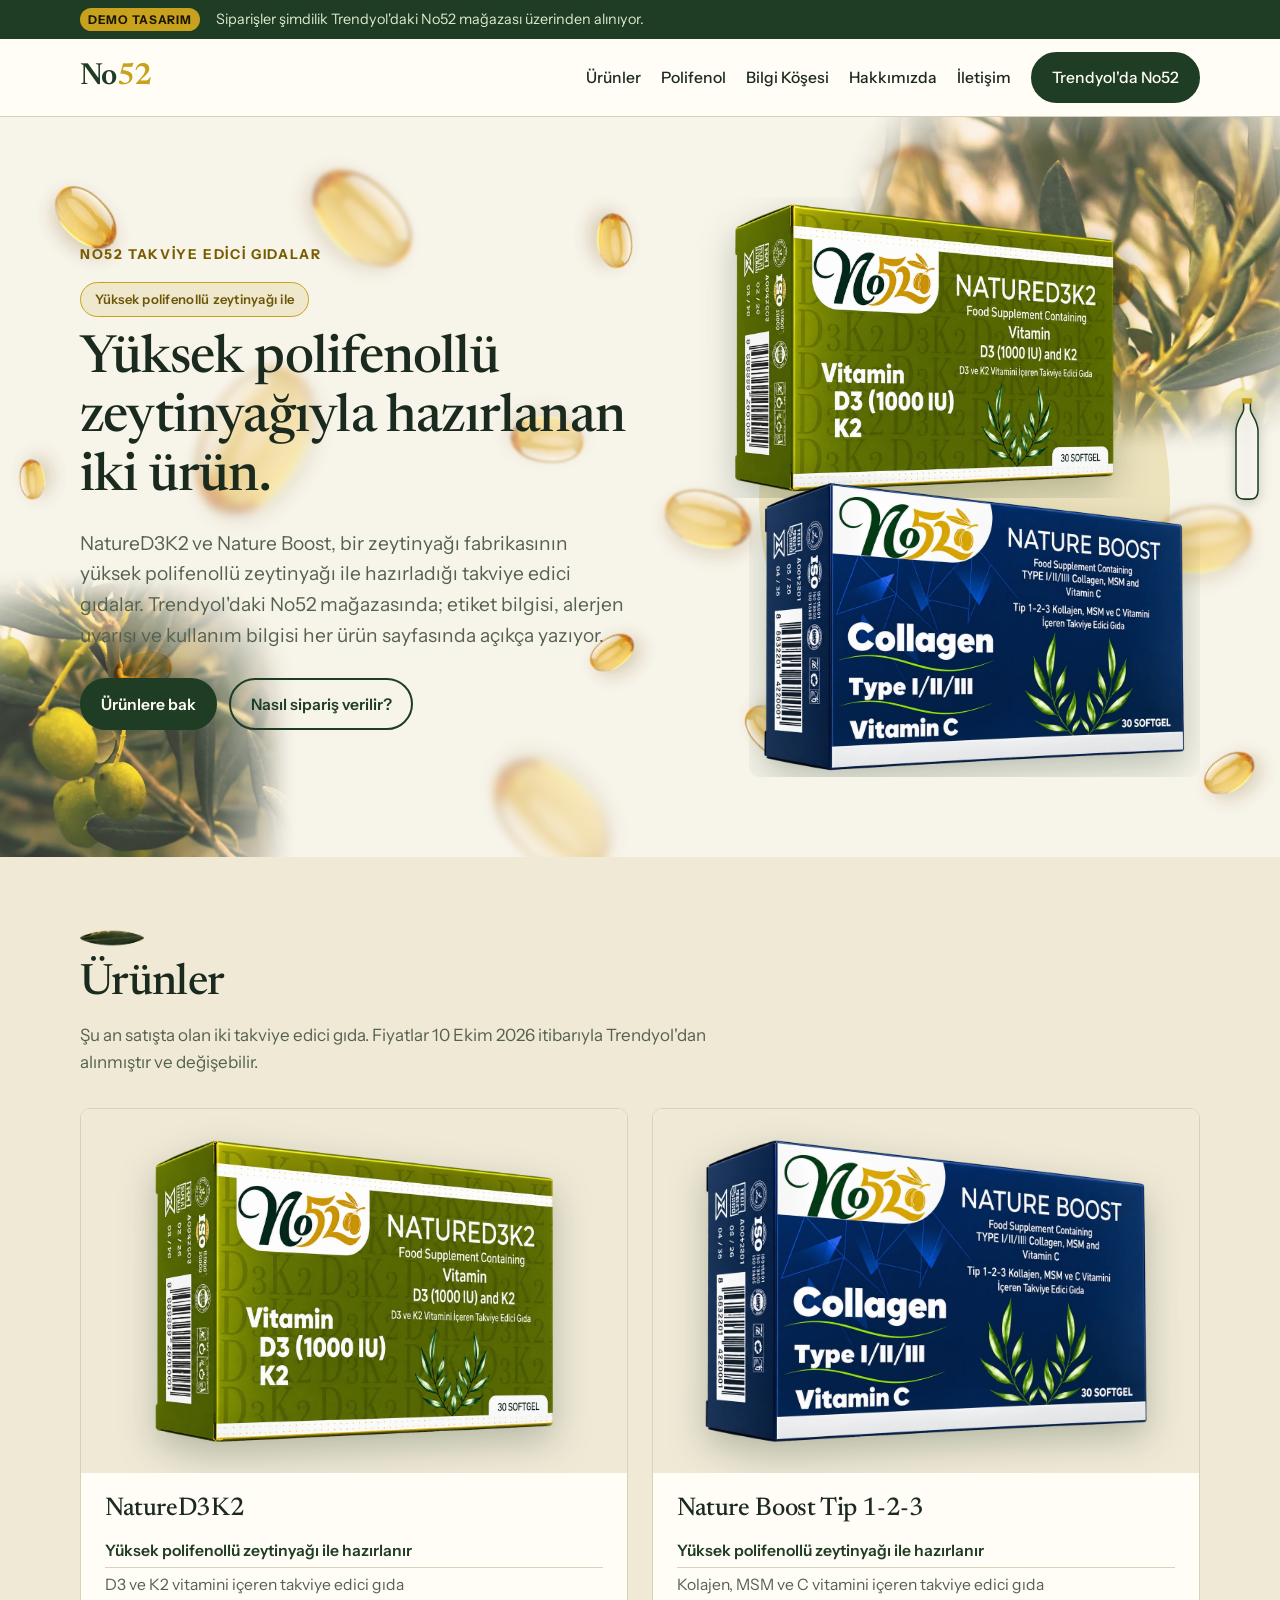
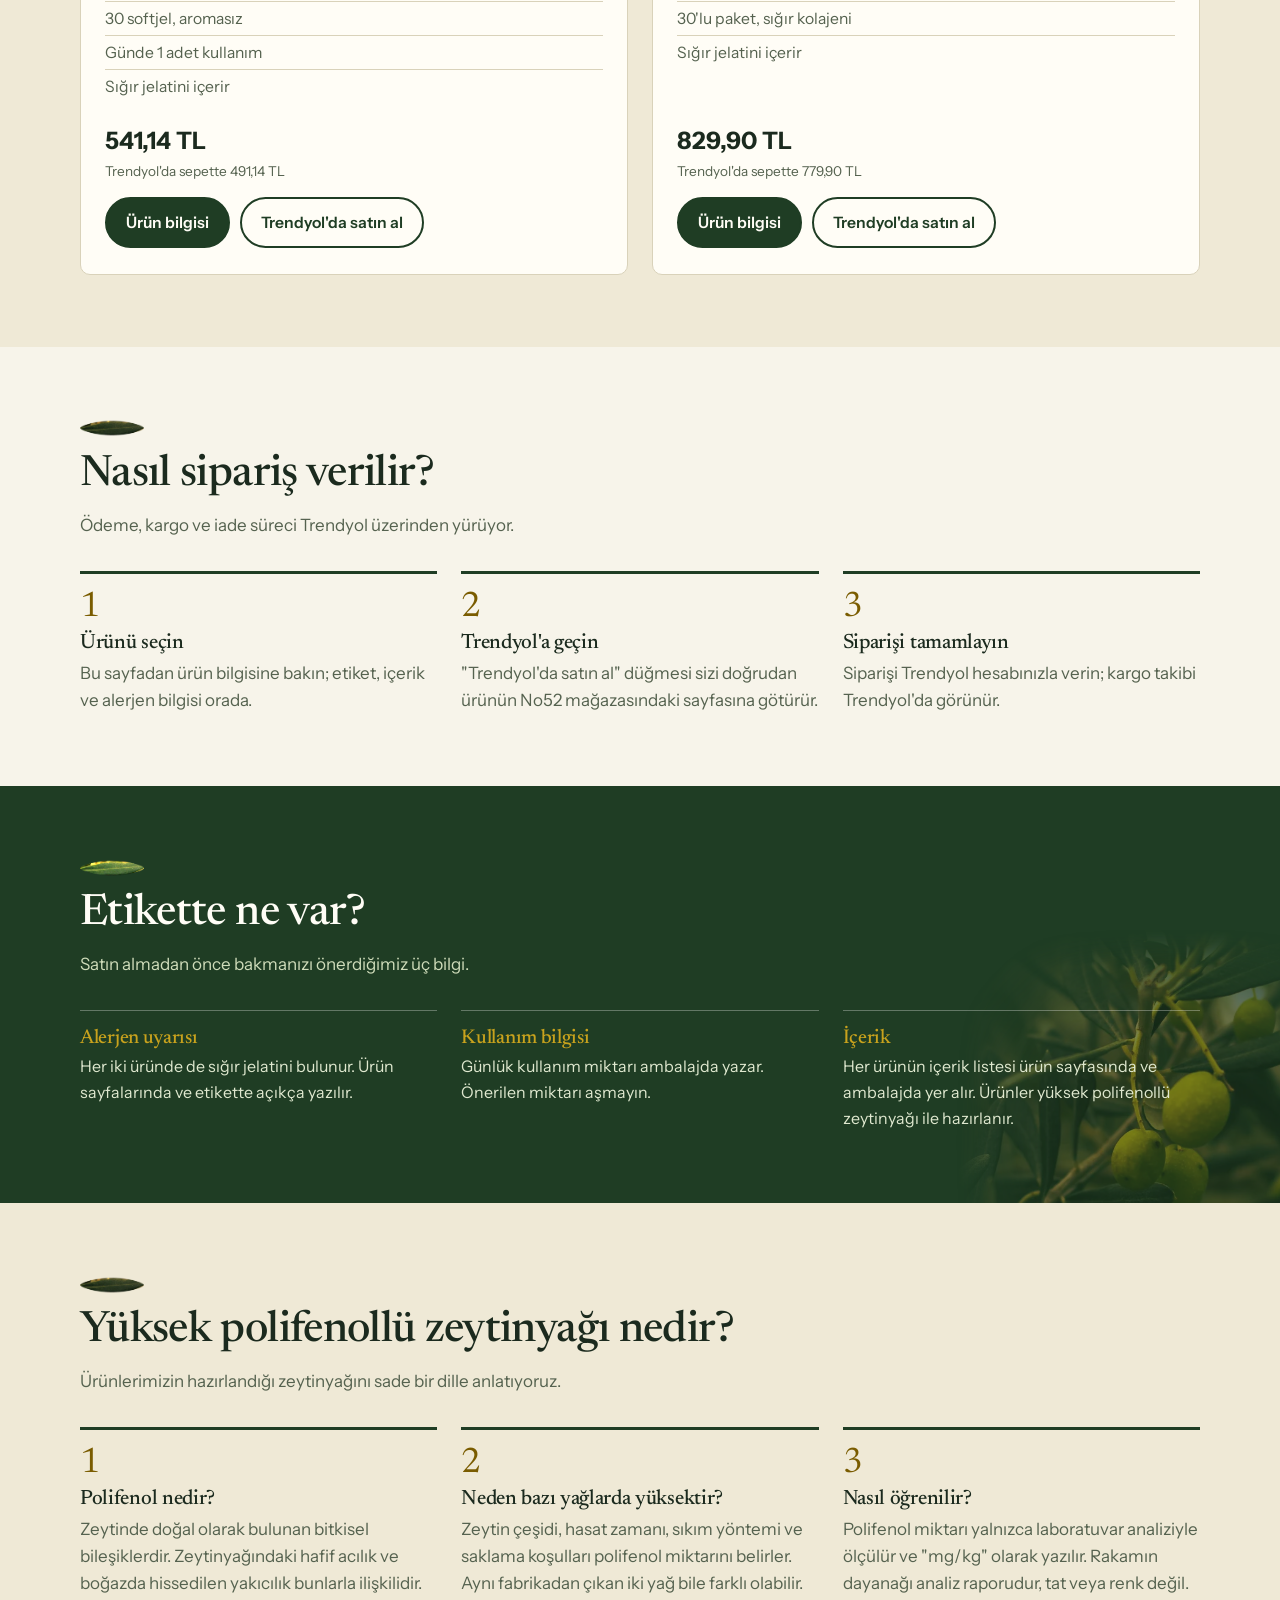
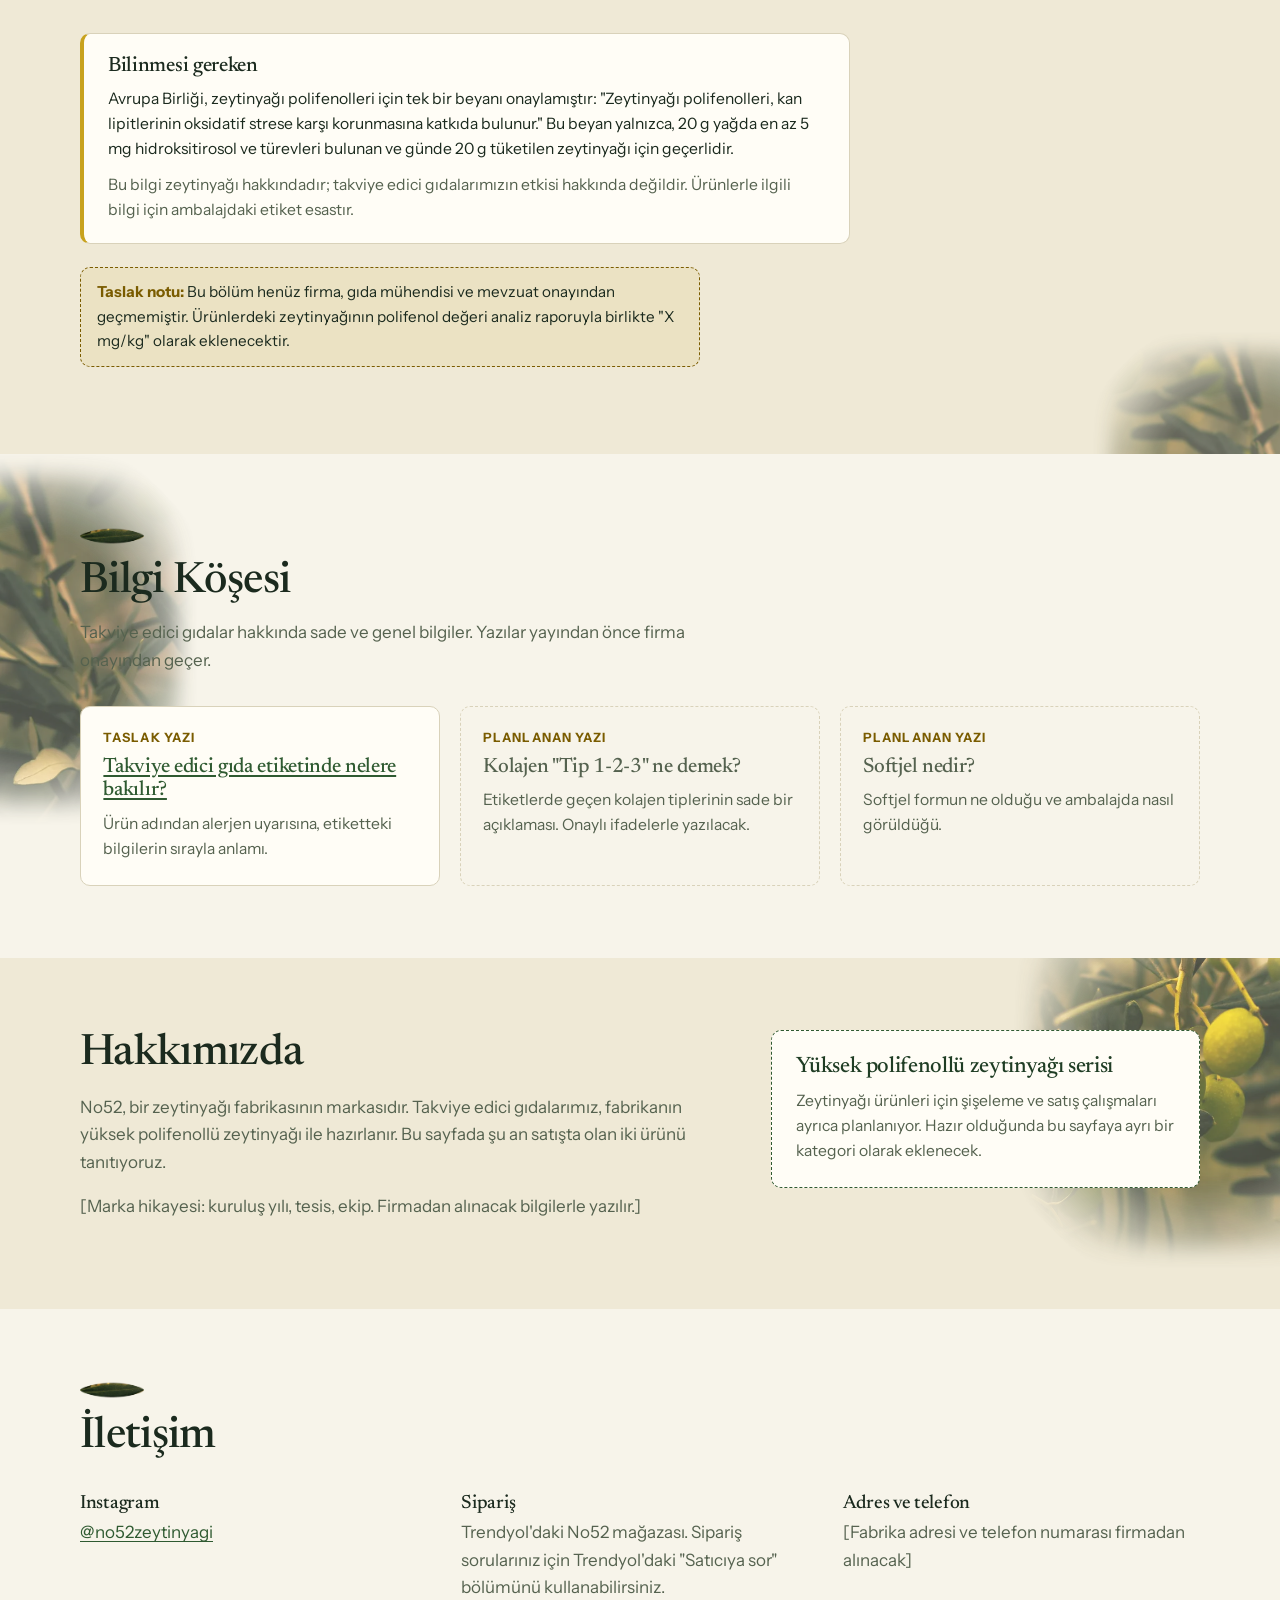
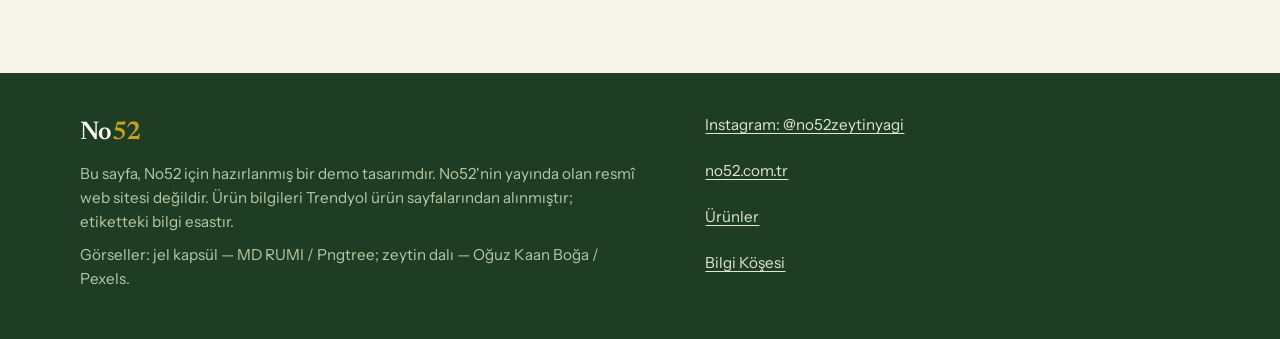
<file: index.html>
<!doctype html>
<html lang="tr">
<head>
  <meta charset="utf-8">
  <meta name="viewport" content="width=device-width, initial-scale=1">
  <meta name="robots" content="noindex">
  <title>No52 | Yüksek polifenollü zeytinyağı ile takviye edici gıdalar (demo)</title>
  <meta name="description" content="Yüksek polifenollü zeytinyağı ile hazırlanan No52 takviye edici gıdalar için demo site tasarımı.">
  <link rel="preconnect" href="https://fonts.googleapis.com">
  <link rel="preconnect" href="https://fonts.gstatic.com" crossorigin>
  <link href="https://fonts.googleapis.com/css2?family=Instrument+Sans:wght@400;500;600;700&family=Newsreader:opsz,wght@6..72,400;6..72,500;6..72,600&display=swap" rel="stylesheet">
  <link rel="stylesheet" href="style.css?v=13">
<script>document.documentElement.className += " js";</script>
</head>
<body>
  <div class="strip"><div class="wrap"><span class="tag">DEMO TASARIM</span><span>Siparişler şimdilik Trendyol'daki No52 mağazası üzerinden alınıyor.</span></div></div>
  <header class="site-head">
    <div class="wrap">
      <a class="logo" href="index.html">No<span>52</span></a>
      <nav class="nav" aria-label="Ana menü"><a href="index.html#urunler">Ürünler</a><a href="index.html#polifenol">Polifenol</a><a href="bilgi-etiket.html">Bilgi Köşesi</a><a href="index.html#hakkimizda">Hakkımızda</a><a href="index.html#iletisim">İletişim</a><a class="btn" href="https://www.trendyol.com/no52/natured3k2-d3-ve-k2-vitamini-iceren-takviye-edici-gida-30-softjel-p-1203993000" target="_blank" rel="noopener">Trendyol'da No52</a></nav>
    </div>
  </header>
  <main>
    <section class="hero">
      <div class="fx" aria-hidden="true"><span class="pills"><i style="--x:4%;--y:10%;--s:70px;--r:20deg;--b:0px;--o:0.85;--d:0s;--f:1;--t:7s;--k:-0.1"></i><i style="--x:14%;--y:36%;--s:150px;--r:-35deg;--b:4px;--o:0.45;--d:-2s;--f:-1;--t:10s;--k:-0.22"></i><i style="--x:9%;--y:72%;--s:56px;--r:140deg;--b:0px;--o:0.8;--d:-4s;--f:1;--t:8s;--k:-0.08"></i><i style="--x:24%;--y:8%;--s:110px;--r:70deg;--b:2px;--o:0.6;--d:-1s;--f:-1;--t:9s;--k:-0.16"></i><i style="--x:46%;--y:70%;--s:46px;--r:-60deg;--b:0px;--o:0.9;--d:-3s;--f:1;--t:7s;--k:-0.07"></i><i style="--x:38%;--y:88%;--s:130px;--r:200deg;--b:4px;--o:0.4;--d:-5s;--f:1;--t:11s;--k:-0.2"></i><i style="--x:46%;--y:14%;--s:52px;--r:110deg;--b:0px;--o:0.85;--d:-2s;--f:-1;--t:8s;--k:-0.09"></i><i style="--x:52%;--y:50%;--s:84px;--r:-10deg;--b:1px;--o:0.65;--d:-6s;--f:1;--t:9s;--k:-0.12"></i><i style="--x:58%;--y:80%;--s:60px;--r:250deg;--b:0px;--o:0.8;--d:-1s;--f:-1;--t:7s;--k:-0.1"></i><i style="--x:66%;--y:6%;--s:120px;--r:-100deg;--b:3px;--o:0.5;--d:-4s;--f:1;--t:10s;--k:-0.18"></i><i style="--x:72%;--y:34%;--s:44px;--r:40deg;--b:0px;--o:0.9;--d:-3s;--f:-1;--t:8s;--k:-0.07"></i><i style="--x:78%;--y:70%;--s:160px;--r:160deg;--b:5px;--o:0.4;--d:-2s;--f:1;--t:12s;--k:-0.24"></i><i style="--x:84%;--y:18%;--s:64px;--r:-150deg;--b:0px;--o:0.85;--d:-5s;--f:1;--t:7s;--k:-0.1"></i><i style="--x:90%;--y:52%;--s:98px;--r:15deg;--b:2px;--o:0.6;--d:-1s;--f:-1;--t:9s;--k:-0.14"></i><i style="--x:94%;--y:86%;--s:52px;--r:300deg;--b:0px;--o:0.85;--d:-6s;--f:1;--t:8s;--k:-0.08"></i><i style="--x:1%;--y:47%;--s:38px;--r:-120deg;--b:0px;--o:0.8;--d:-2s;--f:1;--t:6s;--k:-0.06"></i><i style="--x:62%;--y:26%;--s:40px;--r:75deg;--b:0px;--o:0.8;--d:-4s;--f:-1;--t:7s;--k:-0.06"></i><i style="--x:40%;--y:40%;--s:70px;--r:-200deg;--b:1px;--o:0.55;--d:-3s;--f:1;--t:9s;--k:-0.11"></i></span><span class="branch br-a"></span><span class="branch br-b"></span><i class="lf f1"></i><i class="lf f2"></i><i class="lf f3"></i><i class="lf f4"></i><i class="lf f5"></i></div>
      <div class="wrap">
        <div>
          <p class="eyebrow">No52 takviye edici gıdalar</p>
          <span class="hp">Yüksek polifenollü zeytinyağı ile</span>
          <h1>Yüksek polifenollü zeytinyağıyla hazırlanan iki ürün.</h1>
          <p class="lede">NatureD3K2 ve Nature Boost, bir zeytinyağı fabrikasının yüksek polifenollü zeytinyağı ile hazırladığı takviye edici gıdalar. Trendyol'daki No52 mağazasında; etiket bilgisi, alerjen uyarısı ve kullanım bilgisi her ürün sayfasında açıkça yazıyor.</p>
          <div class="actions">
            <a class="btn" href="#urunler">Ürünlere bak</a>
            <a class="btn ghost" href="#siparis">Nasıl sipariş verilir?</a>
          </div>
        </div>
        <div class="hero-art">
          <figure><div class="shot"><img src="natured3k2.webp" width="1200" height="920" alt="No52 NatureD3K2 ürün ambalajı" loading="lazy"></div></figure>
          <figure><div class="shot"><img src="nature-boost.webp" width="1200" height="832" alt="No52 Nature Boost ürün ambalajı" loading="lazy"></div></figure>
        </div>
      </div>
    </section>

    <section id="urunler" class="alt">
      
      <div class="wrap">
        <div class="sec-head">
          <h2>Ürünler</h2>
          <p>Şu an satışta olan iki takviye edici gıda. Fiyatlar 10 Ekim 2026 itibarıyla Trendyol'dan alınmıştır ve değişebilir.</p>
        </div>
        <div class="cards">
          <article class="card">
            <div class="shot"><img src="natured3k2.webp" width="1200" height="920" alt="No52 NatureD3K2 ürün ambalajı" loading="lazy"></div>
            <div class="body">
              <h3>NatureD3K2</h3>
              <ul class="facts">
                <li class="hp-li">Yüksek polifenollü zeytinyağı ile hazırlanır</li>
                <li>D3 ve K2 vitamini içeren takviye edici gıda</li>
                <li>30 softjel, aromasız</li>
                <li>Günde 1 adet kullanım</li>
                <li>Sığır jelatini içerir</li>
              </ul>
              <div class="price-row">
                <div class="price">541,14 TL <small>Trendyol'da sepette 491,14 TL</small></div>
                <div class="btns">
                  <a class="btn" href="urun-natured3k2.html">Ürün bilgisi</a>
                  <a class="btn ghost" href="https://www.trendyol.com/no52/natured3k2-d3-ve-k2-vitamini-iceren-takviye-edici-gida-30-softjel-p-1203993000" target="_blank" rel="noopener">Trendyol'da satın al</a>
                </div>
              </div>
            </div>
          </article>
          <article class="card">
            <div class="shot"><img src="nature-boost.webp" width="1200" height="832" alt="No52 Nature Boost ürün ambalajı" loading="lazy"></div>
            <div class="body">
              <h3>Nature Boost Tip 1-2-3</h3>
              <ul class="facts">
                <li class="hp-li">Yüksek polifenollü zeytinyağı ile hazırlanır</li>
                <li>Kolajen, MSM ve C vitamini içeren takviye edici gıda</li>
                <li>30'lu paket, sığır kolajeni</li>
                <li>Sığır jelatini içerir</li>
              </ul>
              <div class="price-row">
                <div class="price">829,90 TL <small>Trendyol'da sepette 779,90 TL</small></div>
                <div class="btns">
                  <a class="btn" href="urun-nature-boost.html">Ürün bilgisi</a>
                  <a class="btn ghost" href="https://www.trendyol.com/no52/nature-boost-tip-1-2-3-kolajen-msm-ve-c-vitamini-iceren-takviye-edici-gida-30-softjel-p-1202833798" target="_blank" rel="noopener">Trendyol'da satın al</a>
                </div>
              </div>
            </div>
          </article>
        </div>
      </div>
    </section>

    <section id="siparis">
      <div class="wrap">
        <div class="sec-head">
          <h2>Nasıl sipariş verilir?</h2>
          <p>Ödeme, kargo ve iade süreci Trendyol üzerinden yürüyor.</p>
        </div>
        <ol class="steps">
          <li><h3>Ürünü seçin</h3><p>Bu sayfadan ürün bilgisine bakın; etiket, içerik ve alerjen bilgisi orada.</p></li>
          <li><h3>Trendyol'a geçin</h3><p>"Trendyol'da satın al" düğmesi sizi doğrudan ürünün No52 mağazasındaki sayfasına götürür.</p></li>
          <li><h3>Siparişi tamamlayın</h3><p>Siparişi Trendyol hesabınızla verin; kargo takibi Trendyol'da görünür.</p></li>
        </ol>
      </div>
    </section>

    <section class="band">
      <div class="fx" aria-hidden="true"><span class="branch light br-d"></span></div>
      <div class="wrap">
        <div class="sec-head">
          <h2>Etikette ne var?</h2>
          <p>Satın almadan önce bakmanızı önerdiğimiz üç bilgi.</p>
        </div>
        <div class="band-grid">
          <div><h3>Alerjen uyarısı</h3><p>Her iki üründe de sığır jelatini bulunur. Ürün sayfalarında ve etikette açıkça yazılır.</p></div>
          <div><h3>Kullanım bilgisi</h3><p>Günlük kullanım miktarı ambalajda yazar. Önerilen miktarı aşmayın.</p></div>
          <div><h3>İçerik</h3><p>Her ürünün içerik listesi ürün sayfasında ve ambalajda yer alır. Ürünler yüksek polifenollü zeytinyağı ile hazırlanır.</p></div>
        </div>
      </div>
    </section>

    <section id="polifenol" class="alt">
      <div class="fx" aria-hidden="true"><span class="branch br-f"></span></div>
      <div class="wrap">
        <div class="sec-head">
          <h2>Yüksek polifenollü zeytinyağı nedir?</h2>
          <p>Ürünlerimizin hazırlandığı zeytinyağını sade bir dille anlatıyoruz.</p>
        </div>
        <ol class="steps">
          <li><h3>Polifenol nedir?</h3><p>Zeytinde doğal olarak bulunan bitkisel bileşiklerdir. Zeytinyağındaki hafif acılık ve boğazda hissedilen yakıcılık bunlarla ilişkilidir.</p></li>
          <li><h3>Neden bazı yağlarda yüksektir?</h3><p>Zeytin çeşidi, hasat zamanı, sıkım yöntemi ve saklama koşulları polifenol miktarını belirler. Aynı fabrikadan çıkan iki yağ bile farklı olabilir.</p></li>
          <li><h3>Nasıl öğrenilir?</h3><p>Polifenol miktarı yalnızca laboratuvar analiziyle ölçülür ve "mg/kg" olarak yazılır. Rakamın dayanağı analiz raporudur, tat veya renk değil.</p></li>
        </ol>
        <div class="poly-note">
          <h3>Bilinmesi gereken</h3>
          <p>Avrupa Birliği, zeytinyağı polifenolleri için tek bir beyanı onaylamıştır: "Zeytinyağı polifenolleri, kan lipitlerinin oksidatif strese karşı korunmasına katkıda bulunur." Bu beyan yalnızca, 20 g yağda en az 5 mg hidroksitirosol ve türevleri bulunan ve günde 20 g tüketilen zeytinyağı için geçerlidir.</p>
          <p>Bu bilgi zeytinyağı hakkındadır; takviye edici gıdalarımızın etkisi hakkında değildir. Ürünlerle ilgili bilgi için ambalajdaki etiket esastır.</p>
        </div>
        <p class="draft"><strong>Taslak notu:</strong> Bu bölüm henüz firma, gıda mühendisi ve mevzuat onayından geçmemiştir. Ürünlerdeki zeytinyağının polifenol değeri analiz raporuyla birlikte "X mg/kg" olarak eklenecektir.</p>
      </div>
    </section>

    <section id="bilgi">
      <div class="fx" aria-hidden="true"><span class="branch br-e"></span></div>
      <div class="wrap">
        <div class="sec-head">
          <h2>Bilgi Köşesi</h2>
          <p>Takviye edici gıdalar hakkında sade ve genel bilgiler. Yazılar yayından önce firma onayından geçer.</p>
        </div>
        <div class="posts">
          <article class="post">
            <span class="meta">Taslak yazı</span>
            <h3><a href="bilgi-etiket.html">Takviye edici gıda etiketinde nelere bakılır?</a></h3>
            <p>Ürün adından alerjen uyarısına, etiketteki bilgilerin sırayla anlamı.</p>
          </article>
          <article class="post soon">
            <span class="meta">Planlanan yazı</span>
            <h3>Kolajen "Tip 1-2-3" ne demek?</h3>
            <p>Etiketlerde geçen kolajen tiplerinin sade bir açıklaması. Onaylı ifadelerle yazılacak.</p>
          </article>
          <article class="post soon">
            <span class="meta">Planlanan yazı</span>
            <h3>Softjel nedir?</h3>
            <p>Softjel formun ne olduğu ve ambalajda nasıl görüldüğü.</p>
          </article>
        </div>
      </div>
    </section>

    <section id="hakkimizda" class="alt">
      <div class="fx" aria-hidden="true"><span class="branch br-c"></span></div>
      <div class="wrap about">
        <div>
          <h2 style="font-size:clamp(1.8rem,4vw,2.7rem);margin-bottom:1rem">Hakkımızda</h2>
          <p>No52, bir zeytinyağı fabrikasının markasıdır. Takviye edici gıdalarımız, fabrikanın yüksek polifenollü zeytinyağı ile hazırlanır. Bu sayfada şu an satışta olan iki ürünü tanıtıyoruz.</p>
          <p>[Marka hikayesi: kuruluş yılı, tesis, ekip. Firmadan alınacak bilgilerle yazılır.]</p>
        </div>
        <div class="oil-card">
          <h3>Yüksek polifenollü zeytinyağı serisi</h3>
          <p>Zeytinyağı ürünleri için şişeleme ve satış çalışmaları ayrıca planlanıyor. Hazır olduğunda bu sayfaya ayrı bir kategori olarak eklenecek.</p>
        </div>
      </div>
    </section>

    <section id="iletisim">
      <div class="wrap">
        <div class="sec-head"><h2>İletişim</h2></div>
        <div class="contact">
          <div><h3>Instagram</h3><p><a href="https://www.instagram.com/no52zeytinyagi/" target="_blank" rel="noopener">@no52zeytinyagi</a></p></div>
          <div><h3>Sipariş</h3><p>Trendyol'daki No52 mağazası. Sipariş sorularınız için Trendyol'daki "Satıcıya sor" bölümünü kullanabilirsiniz.</p></div>
          <div><h3>Adres ve telefon</h3><p>[Fabrika adresi ve telefon numarası firmadan alınacak]</p></div>
        </div>
      </div>
    </section>
  </main>
  <footer>
    <div class="wrap">
      <div>
        <a class="logo" href="index.html">No<span>52</span></a>
        <p>Bu sayfa, No52 için hazırlanmış bir demo tasarımdır. No52'nin yayında olan resmî web sitesi değildir. Ürün bilgileri Trendyol ürün sayfalarından alınmıştır; etiketteki bilgi esastır.</p>
        <p>Görseller: jel kapsül — MD RUMI / Pngtree; zeytin dalı — Oğuz Kaan Boğa / Pexels.</p>
      </div>
      <ul>
        <li><a href="https://www.instagram.com/no52zeytinyagi/" target="_blank" rel="noopener">Instagram: @no52zeytinyagi</a></li>
        <li><a href="https://no52.com.tr" target="_blank" rel="noopener">no52.com.tr</a></li>
        <li><a href="index.html#urunler">Ürünler</a></li>
        <li><a href="bilgi-etiket.html">Bilgi Köşesi</a></li>
      </ul>
    </div>
  </footer>
  <div class="gauge" aria-hidden="true">
    <svg viewBox="0 0 40 124"><defs><clipPath id="bclip"><path d="M16 6H24V14C24 20 33 26 33 40V110Q33 120 23 120H17Q7 120 7 110V40C7 26 16 20 16 14Z"/></clipPath><linearGradient id="oilg" x1="0" y1="0" x2="0" y2="1"><stop offset="0" stop-color="#e8bd33"/><stop offset="1" stop-color="#b8860b"/></linearGradient></defs>
    <path class="glass" d="M16 6H24V14C24 20 33 26 33 40V110Q33 120 23 120H17Q7 120 7 110V40C7 26 16 20 16 14Z"/>
    <g clip-path="url(#bclip)"><g id="oil-level" transform="translate(0 124)"><path class="wave" d="M-40 0q10 -4 20 0t20 0t20 0t20 0t20 0t20 0t20 0t20 0V140H-40Z" fill="url(#oilg)"/></g></g>
    <path class="outline" d="M16 6H24V14C24 20 33 26 33 40V110Q33 120 23 120H17Q7 120 7 110V40C7 26 16 20 16 14Z"/>
    <rect x="14" y="1" width="12" height="6" rx="1.5" fill="#c8a21d"/></svg>
  </div>
  <script src="fx.js?v=2"></script>
</body>
</html>
</file>
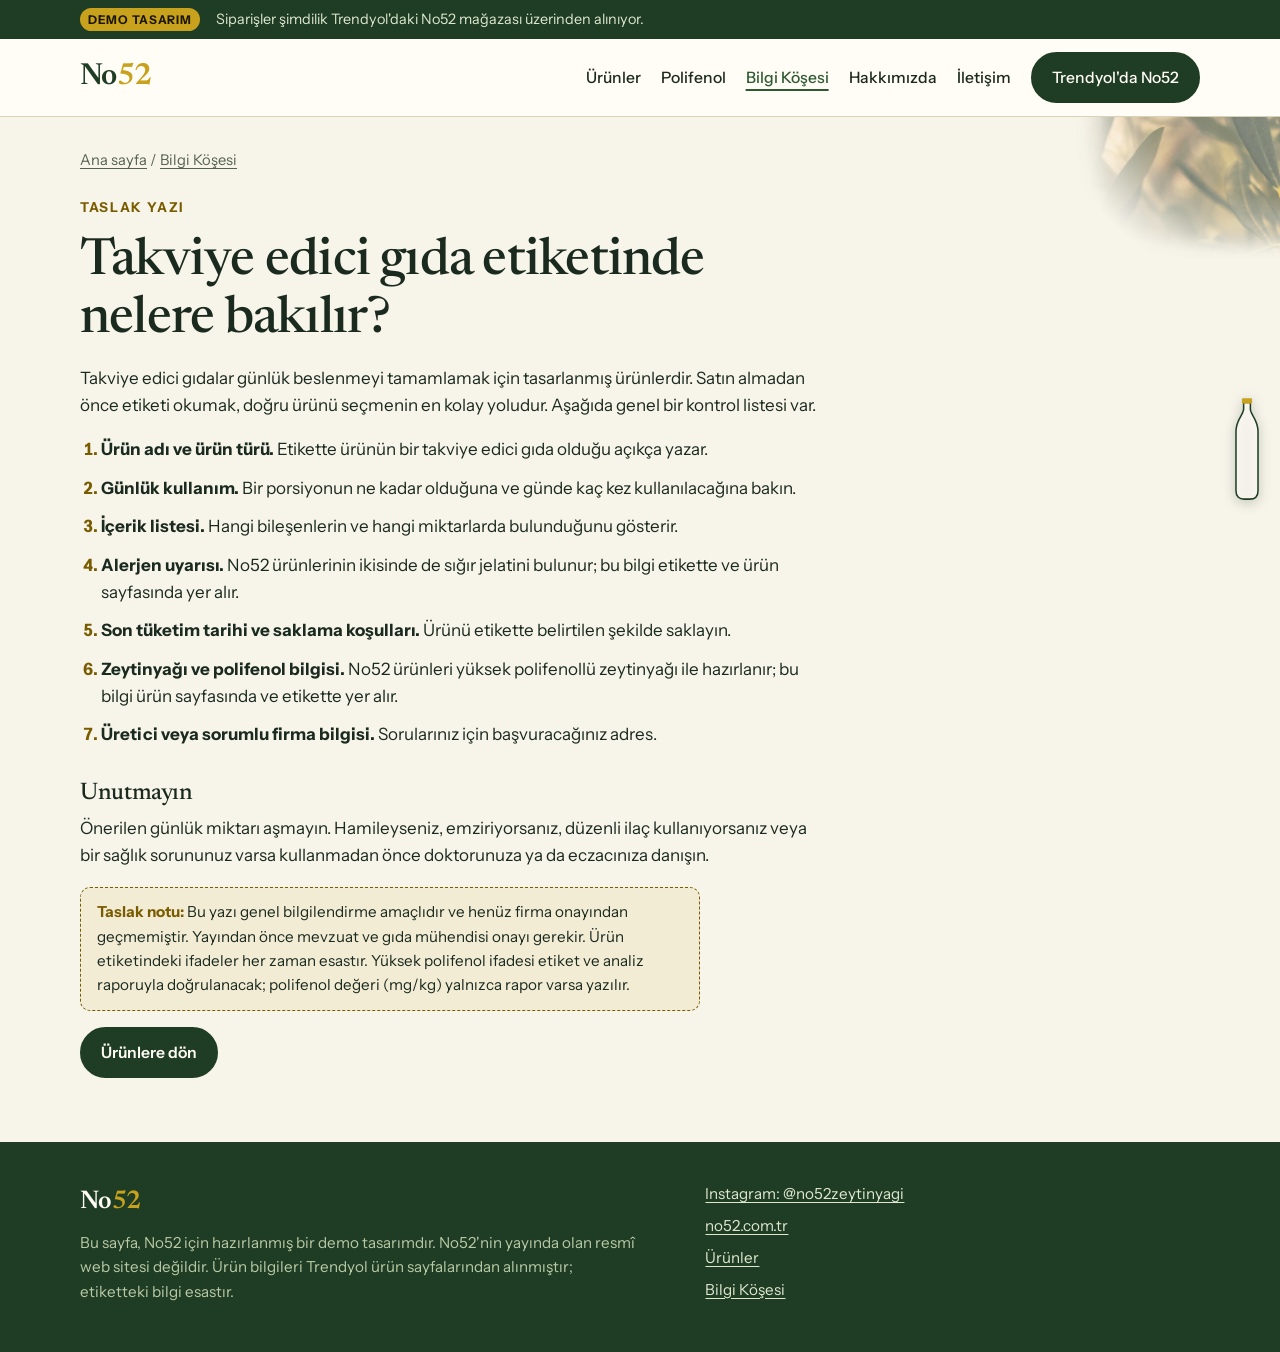
<file: bilgi-etiket.html>
<!doctype html>
<html lang="tr">
<head>
  <meta charset="utf-8">
  <meta name="viewport" content="width=device-width, initial-scale=1">
  <meta name="robots" content="noindex">
  <title>Takviye edici gıda etiketinde nelere bakılır? | No52 (demo)</title>
  <meta name="description" content="Takviye edici gıda etiketini okurken bakılacak bilgiler.">
  <link rel="preconnect" href="https://fonts.googleapis.com">
  <link rel="preconnect" href="https://fonts.gstatic.com" crossorigin>
  <link href="https://fonts.googleapis.com/css2?family=Instrument+Sans:wght@400;500;600;700&family=Newsreader:opsz,wght@6..72,400;6..72,500;6..72,600&display=swap" rel="stylesheet">
  <link rel="stylesheet" href="style.css?v=13">
<script>document.documentElement.className += " js";</script>
</head>
<body>
  <div class="strip"><div class="wrap"><span class="tag">DEMO TASARIM</span><span>Siparişler şimdilik Trendyol'daki No52 mağazası üzerinden alınıyor.</span></div></div>
  <header class="site-head">
    <div class="wrap">
      <a class="logo" href="index.html">No<span>52</span></a>
      <nav class="nav" aria-label="Ana menü"><a href="index.html#urunler">Ürünler</a><a href="index.html#polifenol">Polifenol</a><a href="bilgi-etiket.html" aria-current="page">Bilgi Köşesi</a><a href="index.html#hakkimizda">Hakkımızda</a><a href="index.html#iletisim">İletişim</a><a class="btn" href="https://www.trendyol.com/no52/natured3k2-d3-ve-k2-vitamini-iceren-takviye-edici-gida-30-softjel-p-1203993000" target="_blank" rel="noopener">Trendyol'da No52</a></nav>
    </div>
  </header>
  <main class="inner">
    <div class="fx" aria-hidden="true"><span class="branch br-a"></span></div>
    <div class="wrap">
      <article class="article">
        <p class="crumb" style="padding:0"><a href="index.html">Ana sayfa</a> / <a href="index.html#bilgi">Bilgi Köşesi</a></p>
        <p class="eyebrow" style="margin-top:1.5rem">Taslak yazı</p>
        <h1>Takviye edici gıda etiketinde nelere bakılır?</h1>
        <p>Takviye edici gıdalar günlük beslenmeyi tamamlamak için tasarlanmış ürünlerdir. Satın almadan önce etiketi okumak, doğru ürünü seçmenin en kolay yoludur. Aşağıda genel bir kontrol listesi var.</p>
        <ol>
          <li><strong>Ürün adı ve ürün türü.</strong> Etikette ürünün bir takviye edici gıda olduğu açıkça yazar.</li>
          <li><strong>Günlük kullanım.</strong> Bir porsiyonun ne kadar olduğuna ve günde kaç kez kullanılacağına bakın.</li>
          <li><strong>İçerik listesi.</strong> Hangi bileşenlerin ve hangi miktarlarda bulunduğunu gösterir.</li>
          <li><strong>Alerjen uyarısı.</strong> No52 ürünlerinin ikisinde de sığır jelatini bulunur; bu bilgi etikette ve ürün sayfasında yer alır.</li>
          <li><strong>Son tüketim tarihi ve saklama koşulları.</strong> Ürünü etikette belirtilen şekilde saklayın.</li>
          <li><strong>Zeytinyağı ve polifenol bilgisi.</strong> No52 ürünleri yüksek polifenollü zeytinyağı ile hazırlanır; bu bilgi ürün sayfasında ve etikette yer alır.</li>
          <li><strong>Üretici veya sorumlu firma bilgisi.</strong> Sorularınız için başvuracağınız adres.</li>
        </ol>
        <h2>Unutmayın</h2>
        <p>Önerilen günlük miktarı aşmayın. Hamileyseniz, emziriyorsanız, düzenli ilaç kullanıyorsanız veya bir sağlık sorununuz varsa kullanmadan önce doktorunuza ya da eczacınıza danışın.</p>
        <p class="draft"><strong>Taslak notu:</strong> Bu yazı genel bilgilendirme amaçlıdır ve henüz firma onayından geçmemiştir. Yayından önce mevzuat ve gıda mühendisi onayı gerekir. Ürün etiketindeki ifadeler her zaman esastır. Yüksek polifenol ifadesi etiket ve analiz raporuyla doğrulanacak; polifenol değeri (mg/kg) yalnızca rapor varsa yazılır.</p>
        <div class="btns"><a class="btn" href="index.html#urunler">Ürünlere dön</a></div>
      </article>
    </div>
  </main>
  <footer>
    <div class="wrap">
      <div>
        <a class="logo" href="index.html">No<span>52</span></a>
        <p>Bu sayfa, No52 için hazırlanmış bir demo tasarımdır. No52'nin yayında olan resmî web sitesi değildir. Ürün bilgileri Trendyol ürün sayfalarından alınmıştır; etiketteki bilgi esastır.</p>
      </div>
      <ul>
        <li><a href="https://www.instagram.com/no52zeytinyagi/" target="_blank" rel="noopener">Instagram: @no52zeytinyagi</a></li>
        <li><a href="https://no52.com.tr" target="_blank" rel="noopener">no52.com.tr</a></li>
        <li><a href="index.html#urunler">Ürünler</a></li>
        <li><a href="bilgi-etiket.html">Bilgi Köşesi</a></li>
      </ul>
    </div>
  </footer>
  <div class="gauge" aria-hidden="true">
    <svg viewBox="0 0 40 124"><defs><clipPath id="bclip"><path d="M16 6H24V14C24 20 33 26 33 40V110Q33 120 23 120H17Q7 120 7 110V40C7 26 16 20 16 14Z"/></clipPath><linearGradient id="oilg" x1="0" y1="0" x2="0" y2="1"><stop offset="0" stop-color="#e8bd33"/><stop offset="1" stop-color="#b8860b"/></linearGradient></defs>
    <path class="glass" d="M16 6H24V14C24 20 33 26 33 40V110Q33 120 23 120H17Q7 120 7 110V40C7 26 16 20 16 14Z"/>
    <g clip-path="url(#bclip)"><g id="oil-level" transform="translate(0 124)"><path class="wave" d="M-40 0q10 -4 20 0t20 0t20 0t20 0t20 0t20 0t20 0t20 0V140H-40Z" fill="url(#oilg)"/></g></g>
    <path class="outline" d="M16 6H24V14C24 20 33 26 33 40V110Q33 120 23 120H17Q7 120 7 110V40C7 26 16 20 16 14Z"/>
    <rect x="14" y="1" width="12" height="6" rx="1.5" fill="#c8a21d"/></svg>
  </div>
  <script src="fx.js?v=2"></script>
</body>
</html>
</file>
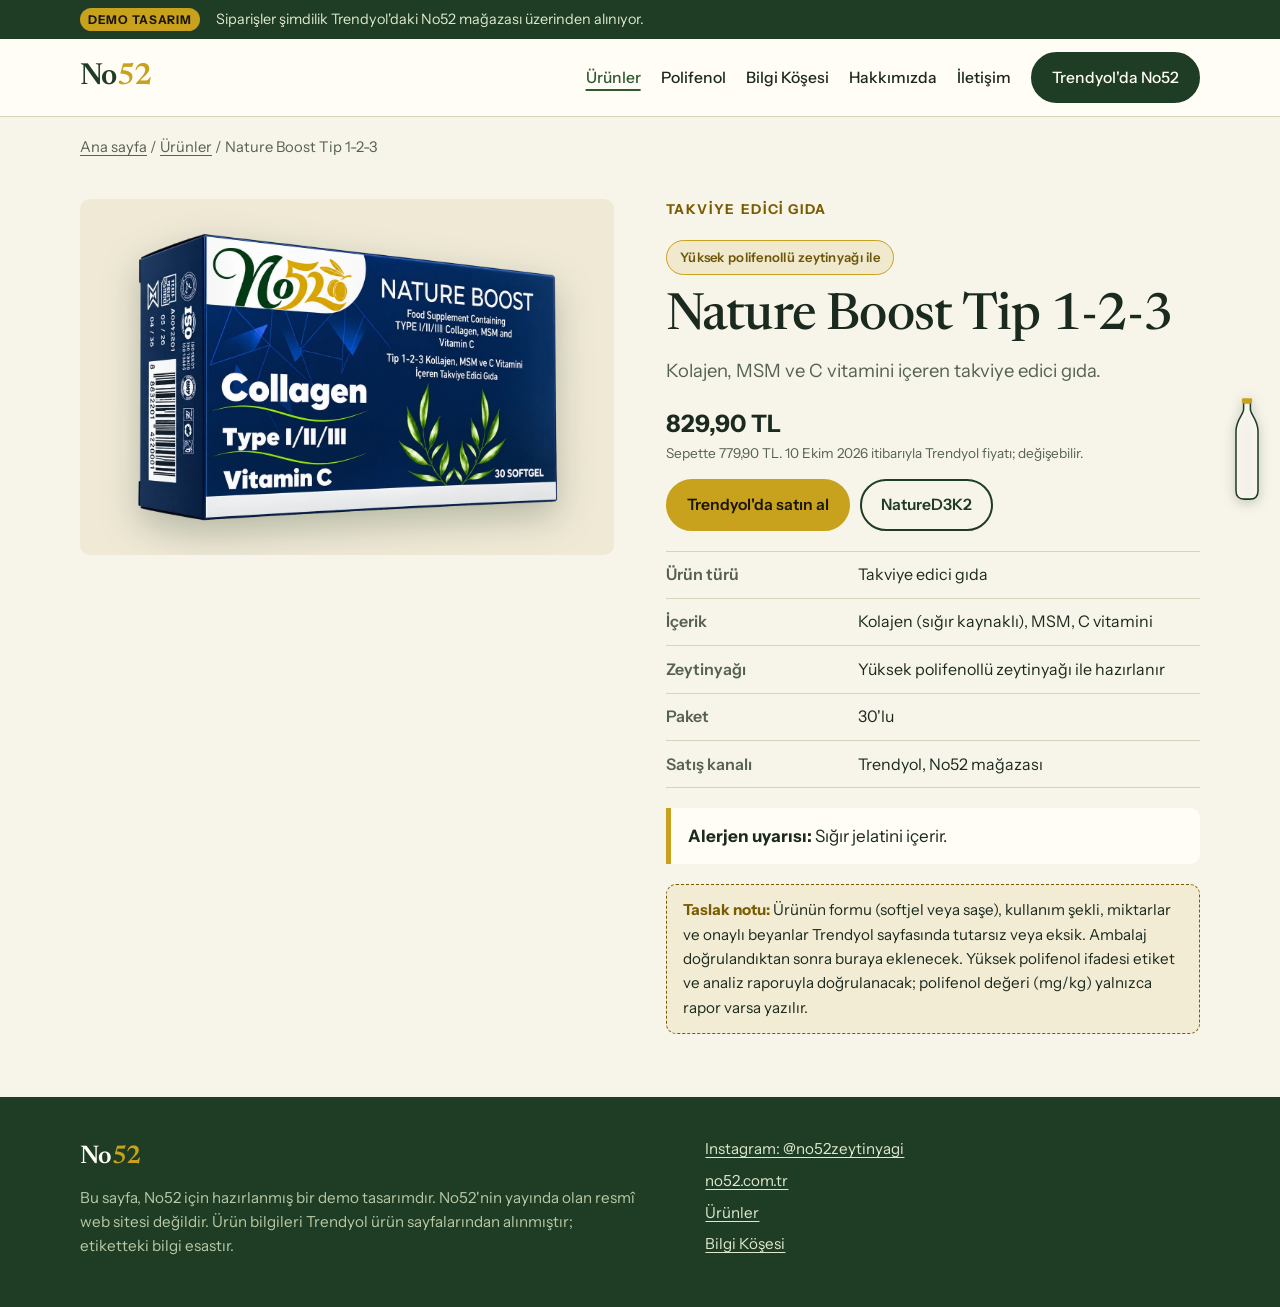
<file: urun-nature-boost.html>
<!doctype html>
<html lang="tr">
<head>
  <meta charset="utf-8">
  <meta name="viewport" content="width=device-width, initial-scale=1">
  <meta name="robots" content="noindex">
  <title>Nature Boost Tip 1-2-3 | No52 (demo)</title>
  <meta name="description" content="No52 Nature Boost, kolajen, MSM ve C vitamini içeren takviye edici gıda.">
  <link rel="preconnect" href="https://fonts.googleapis.com">
  <link rel="preconnect" href="https://fonts.gstatic.com" crossorigin>
  <link href="https://fonts.googleapis.com/css2?family=Instrument+Sans:wght@400;500;600;700&family=Newsreader:opsz,wght@6..72,400;6..72,500;6..72,600&display=swap" rel="stylesheet">
  <link rel="stylesheet" href="style.css?v=13">
<script>document.documentElement.className += " js";</script>
</head>
<body>
  <div class="strip"><div class="wrap"><span class="tag">DEMO TASARIM</span><span>Siparişler şimdilik Trendyol'daki No52 mağazası üzerinden alınıyor.</span></div></div>
  <header class="site-head">
    <div class="wrap">
      <a class="logo" href="index.html">No<span>52</span></a>
      <nav class="nav" aria-label="Ana menü"><a href="index.html#urunler" aria-current="page">Ürünler</a><a href="index.html#polifenol">Polifenol</a><a href="bilgi-etiket.html">Bilgi Köşesi</a><a href="index.html#hakkimizda">Hakkımızda</a><a href="index.html#iletisim">İletişim</a><a class="btn" href="https://www.trendyol.com/no52/natured3k2-d3-ve-k2-vitamini-iceren-takviye-edici-gida-30-softjel-p-1203993000" target="_blank" rel="noopener">Trendyol'da No52</a></nav>
    </div>
  </header>
  <main class="inner">
    
    <div class="wrap">
      <p class="crumb"><a href="index.html">Ana sayfa</a> / <a href="index.html#urunler">Ürünler</a> / Nature Boost Tip 1-2-3</p>
      <div class="pdp">
        <div class="shot"><img src="nature-boost.webp" width="1200" height="832" alt="No52 Nature Boost ürün ambalajı" loading="lazy"></div>
        <div>
          <p class="eyebrow">Takviye edici gıda</p>
          <span class="hp">Yüksek polifenollü zeytinyağı ile</span>
          <h1>Nature Boost Tip 1-2-3</h1>
          <p class="sub">Kolajen, MSM ve C vitamini içeren takviye edici gıda.</p>
          <div class="price">829,90 TL <small>Sepette 779,90 TL. 10 Ekim 2026 itibarıyla Trendyol fiyatı; değişebilir.</small></div>
          <div class="btns"><a class="btn gold" href="https://www.trendyol.com/no52/nature-boost-tip-1-2-3-kolajen-msm-ve-c-vitamini-iceren-takviye-edici-gida-30-softjel-p-1202833798" target="_blank" rel="noopener">Trendyol'da satın al</a><a class="btn ghost" href="urun-natured3k2.html">NatureD3K2</a></div>
          <table class="spec"><tbody><tr><th scope="row">Ürün türü</th><td>Takviye edici gıda</td></tr><tr><th scope="row">İçerik</th><td>Kolajen (sığır kaynaklı), MSM, C vitamini</td></tr><tr><th scope="row">Zeytinyağı</th><td>Yüksek polifenollü zeytinyağı ile hazırlanır</td></tr><tr><th scope="row">Paket</th><td>30'lu</td></tr><tr><th scope="row">Satış kanalı</th><td>Trendyol, No52 mağazası</td></tr></tbody></table>
          <div class="warn"><p><strong>Alerjen uyarısı:</strong> Sığır jelatini içerir.</p></div>
          <p class="draft"><strong>Taslak notu:</strong> Ürünün formu (softjel veya saşe), kullanım şekli, miktarlar ve onaylı beyanlar Trendyol sayfasında tutarsız veya eksik. Ambalaj doğrulandıktan sonra buraya eklenecek. Yüksek polifenol ifadesi etiket ve analiz raporuyla doğrulanacak; polifenol değeri (mg/kg) yalnızca rapor varsa yazılır.</p>
        </div>
      </div>
    </div>
  </main>
  <footer>
    <div class="wrap">
      <div>
        <a class="logo" href="index.html">No<span>52</span></a>
        <p>Bu sayfa, No52 için hazırlanmış bir demo tasarımdır. No52'nin yayında olan resmî web sitesi değildir. Ürün bilgileri Trendyol ürün sayfalarından alınmıştır; etiketteki bilgi esastır.</p>
      </div>
      <ul>
        <li><a href="https://www.instagram.com/no52zeytinyagi/" target="_blank" rel="noopener">Instagram: @no52zeytinyagi</a></li>
        <li><a href="https://no52.com.tr" target="_blank" rel="noopener">no52.com.tr</a></li>
        <li><a href="index.html#urunler">Ürünler</a></li>
        <li><a href="bilgi-etiket.html">Bilgi Köşesi</a></li>
      </ul>
    </div>
  </footer>
  <div class="gauge" aria-hidden="true">
    <svg viewBox="0 0 40 124"><defs><clipPath id="bclip"><path d="M16 6H24V14C24 20 33 26 33 40V110Q33 120 23 120H17Q7 120 7 110V40C7 26 16 20 16 14Z"/></clipPath><linearGradient id="oilg" x1="0" y1="0" x2="0" y2="1"><stop offset="0" stop-color="#e8bd33"/><stop offset="1" stop-color="#b8860b"/></linearGradient></defs>
    <path class="glass" d="M16 6H24V14C24 20 33 26 33 40V110Q33 120 23 120H17Q7 120 7 110V40C7 26 16 20 16 14Z"/>
    <g clip-path="url(#bclip)"><g id="oil-level" transform="translate(0 124)"><path class="wave" d="M-40 0q10 -4 20 0t20 0t20 0t20 0t20 0t20 0t20 0t20 0V140H-40Z" fill="url(#oilg)"/></g></g>
    <path class="outline" d="M16 6H24V14C24 20 33 26 33 40V110Q33 120 23 120H17Q7 120 7 110V40C7 26 16 20 16 14Z"/>
    <rect x="14" y="1" width="12" height="6" rx="1.5" fill="#c8a21d"/></svg>
  </div>
  <script src="fx.js?v=2"></script>
</body>
</html>
</file>
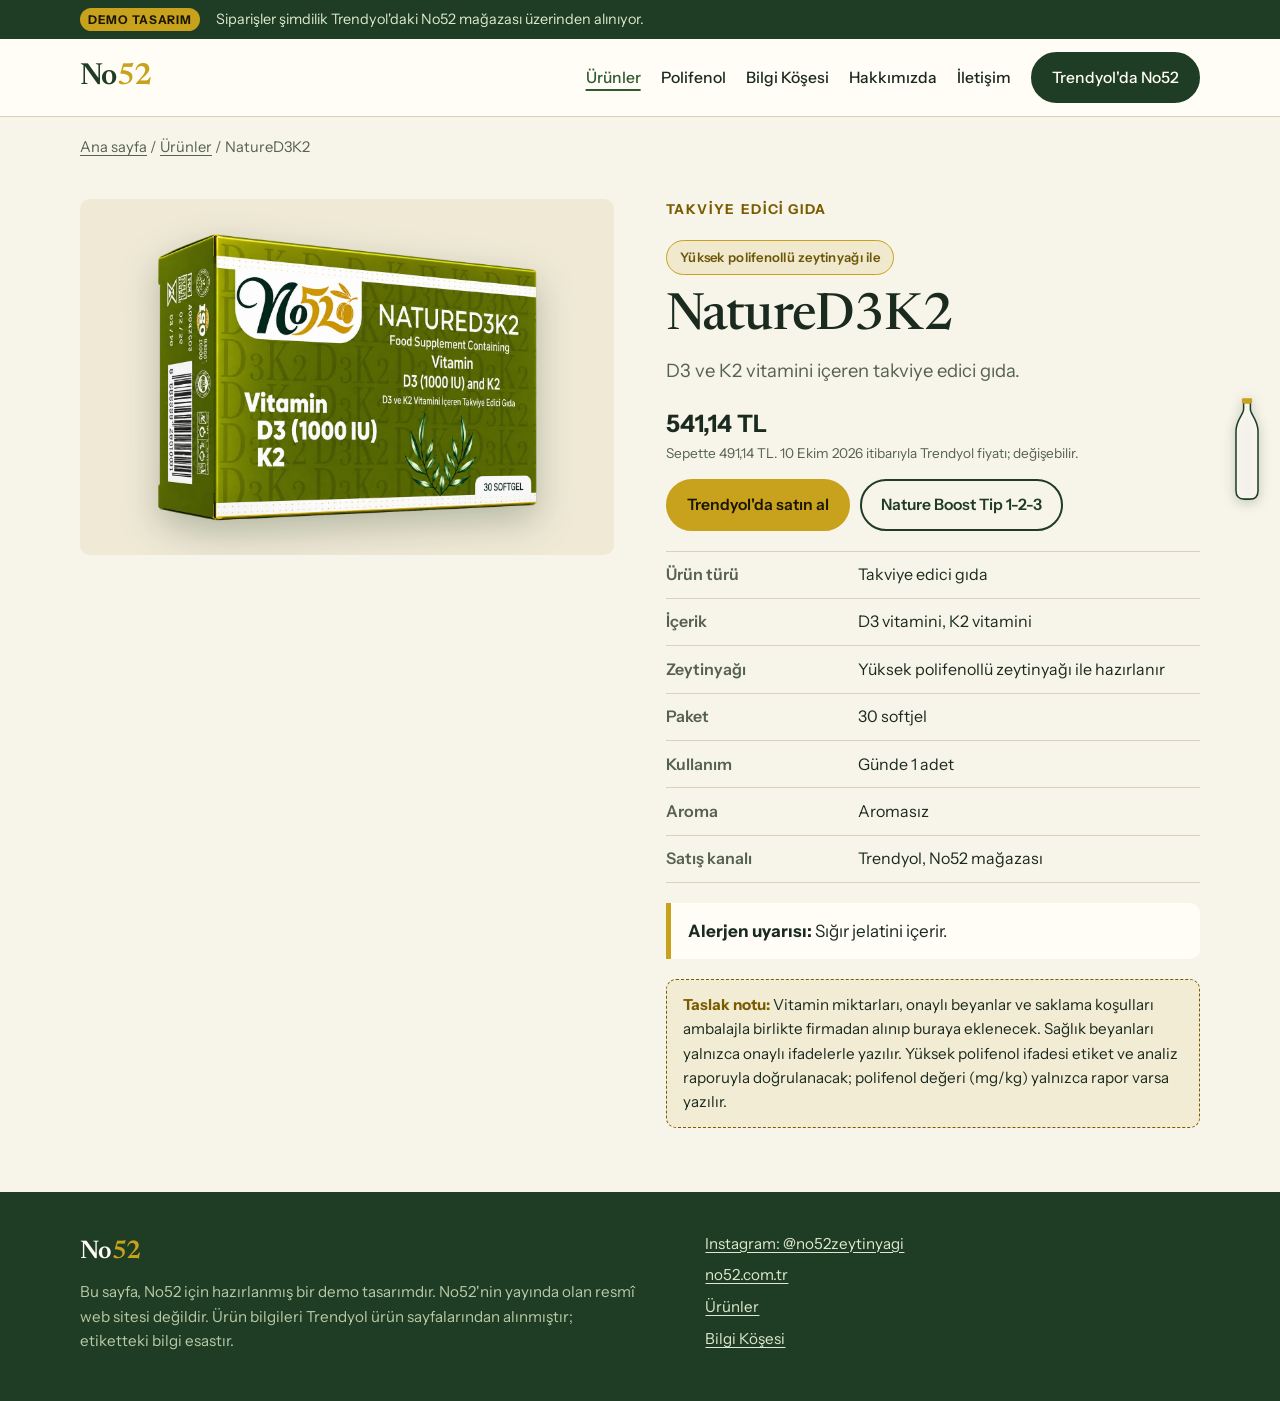
<file: urun-natured3k2.html>
<!doctype html>
<html lang="tr">
<head>
  <meta charset="utf-8">
  <meta name="viewport" content="width=device-width, initial-scale=1">
  <meta name="robots" content="noindex">
  <title>NatureD3K2 | No52 (demo)</title>
  <meta name="description" content="No52 NatureD3K2, D3 ve K2 vitamini içeren takviye edici gıda.">
  <link rel="preconnect" href="https://fonts.googleapis.com">
  <link rel="preconnect" href="https://fonts.gstatic.com" crossorigin>
  <link href="https://fonts.googleapis.com/css2?family=Instrument+Sans:wght@400;500;600;700&family=Newsreader:opsz,wght@6..72,400;6..72,500;6..72,600&display=swap" rel="stylesheet">
  <link rel="stylesheet" href="style.css?v=13">
<script>document.documentElement.className += " js";</script>
</head>
<body>
  <div class="strip"><div class="wrap"><span class="tag">DEMO TASARIM</span><span>Siparişler şimdilik Trendyol'daki No52 mağazası üzerinden alınıyor.</span></div></div>
  <header class="site-head">
    <div class="wrap">
      <a class="logo" href="index.html">No<span>52</span></a>
      <nav class="nav" aria-label="Ana menü"><a href="index.html#urunler" aria-current="page">Ürünler</a><a href="index.html#polifenol">Polifenol</a><a href="bilgi-etiket.html">Bilgi Köşesi</a><a href="index.html#hakkimizda">Hakkımızda</a><a href="index.html#iletisim">İletişim</a><a class="btn" href="https://www.trendyol.com/no52/natured3k2-d3-ve-k2-vitamini-iceren-takviye-edici-gida-30-softjel-p-1203993000" target="_blank" rel="noopener">Trendyol'da No52</a></nav>
    </div>
  </header>
  <main class="inner">
    
    <div class="wrap">
      <p class="crumb"><a href="index.html">Ana sayfa</a> / <a href="index.html#urunler">Ürünler</a> / NatureD3K2</p>
      <div class="pdp">
        <div class="shot"><img src="natured3k2.webp" width="1200" height="920" alt="No52 NatureD3K2 ürün ambalajı" loading="lazy"></div>
        <div>
          <p class="eyebrow">Takviye edici gıda</p>
          <span class="hp">Yüksek polifenollü zeytinyağı ile</span>
          <h1>NatureD3K2</h1>
          <p class="sub">D3 ve K2 vitamini içeren takviye edici gıda.</p>
          <div class="price">541,14 TL <small>Sepette 491,14 TL. 10 Ekim 2026 itibarıyla Trendyol fiyatı; değişebilir.</small></div>
          <div class="btns"><a class="btn gold" href="https://www.trendyol.com/no52/natured3k2-d3-ve-k2-vitamini-iceren-takviye-edici-gida-30-softjel-p-1203993000" target="_blank" rel="noopener">Trendyol'da satın al</a><a class="btn ghost" href="urun-nature-boost.html">Nature Boost Tip 1-2-3</a></div>
          <table class="spec"><tbody><tr><th scope="row">Ürün türü</th><td>Takviye edici gıda</td></tr><tr><th scope="row">İçerik</th><td>D3 vitamini, K2 vitamini</td></tr><tr><th scope="row">Zeytinyağı</th><td>Yüksek polifenollü zeytinyağı ile hazırlanır</td></tr><tr><th scope="row">Paket</th><td>30 softjel</td></tr><tr><th scope="row">Kullanım</th><td>Günde 1 adet</td></tr><tr><th scope="row">Aroma</th><td>Aromasız</td></tr><tr><th scope="row">Satış kanalı</th><td>Trendyol, No52 mağazası</td></tr></tbody></table>
          <div class="warn"><p><strong>Alerjen uyarısı:</strong> Sığır jelatini içerir.</p></div>
          <p class="draft"><strong>Taslak notu:</strong> Vitamin miktarları, onaylı beyanlar ve saklama koşulları ambalajla birlikte firmadan alınıp buraya eklenecek. Sağlık beyanları yalnızca onaylı ifadelerle yazılır. Yüksek polifenol ifadesi etiket ve analiz raporuyla doğrulanacak; polifenol değeri (mg/kg) yalnızca rapor varsa yazılır.</p>
        </div>
      </div>
    </div>
  </main>
  <footer>
    <div class="wrap">
      <div>
        <a class="logo" href="index.html">No<span>52</span></a>
        <p>Bu sayfa, No52 için hazırlanmış bir demo tasarımdır. No52'nin yayında olan resmî web sitesi değildir. Ürün bilgileri Trendyol ürün sayfalarından alınmıştır; etiketteki bilgi esastır.</p>
      </div>
      <ul>
        <li><a href="https://www.instagram.com/no52zeytinyagi/" target="_blank" rel="noopener">Instagram: @no52zeytinyagi</a></li>
        <li><a href="https://no52.com.tr" target="_blank" rel="noopener">no52.com.tr</a></li>
        <li><a href="index.html#urunler">Ürünler</a></li>
        <li><a href="bilgi-etiket.html">Bilgi Köşesi</a></li>
      </ul>
    </div>
  </footer>
  <div class="gauge" aria-hidden="true">
    <svg viewBox="0 0 40 124"><defs><clipPath id="bclip"><path d="M16 6H24V14C24 20 33 26 33 40V110Q33 120 23 120H17Q7 120 7 110V40C7 26 16 20 16 14Z"/></clipPath><linearGradient id="oilg" x1="0" y1="0" x2="0" y2="1"><stop offset="0" stop-color="#e8bd33"/><stop offset="1" stop-color="#b8860b"/></linearGradient></defs>
    <path class="glass" d="M16 6H24V14C24 20 33 26 33 40V110Q33 120 23 120H17Q7 120 7 110V40C7 26 16 20 16 14Z"/>
    <g clip-path="url(#bclip)"><g id="oil-level" transform="translate(0 124)"><path class="wave" d="M-40 0q10 -4 20 0t20 0t20 0t20 0t20 0t20 0t20 0t20 0V140H-40Z" fill="url(#oilg)"/></g></g>
    <path class="outline" d="M16 6H24V14C24 20 33 26 33 40V110Q33 120 23 120H17Q7 120 7 110V40C7 26 16 20 16 14Z"/>
    <rect x="14" y="1" width="12" height="6" rx="1.5" fill="#c8a21d"/></svg>
  </div>
  <script src="fx.js?v=2"></script>
</body>
</html>
</file>
<file: style.css>
:root {
  --bg: #f7f4ea;
  --bg-2: #efe9d6;
  --ink: #1b2a1e;
  --muted: #55624f;
  --line: #d9d2ba;
  --green: #1f3d24;
  --green-2: #2f5a31;
  --gold: #c8a21d;
  --gold-deep: #7a5c00;
  --paper: #fffdf6;
  --radius: 10px;
}

* { box-sizing: border-box; }
html { scroll-behavior: smooth; }

body {
  margin: 0;
  background: var(--bg);
  color: var(--ink);
  font-family: "Instrument Sans", system-ui, -apple-system, "Segoe UI", sans-serif;
  font-size: 1.0625rem;
  line-height: 1.6;
  -webkit-font-smoothing: antialiased;
}

h1, h2, h3 {
  font-family: "Newsreader", Georgia, "Times New Roman", serif;
  font-weight: 500;
  letter-spacing: -0.015em;
  line-height: 1.12;
  margin: 0;
}

p { margin: 0 0 1em; }
img { max-width: 100%; display: block; }
a { color: var(--green-2); text-underline-offset: 3px; }
a:hover { color: var(--green); }
:focus-visible { outline: 3px solid var(--gold); outline-offset: 3px; border-radius: 3px; }

.wrap { width: min(1120px, 100% - 2rem); margin-inline: auto; }

/* Üst şerit */
.strip { background: var(--green); color: #dfe8cf; font-size: 0.9rem; }
.strip .wrap { display: flex; flex-wrap: wrap; gap: 0.25rem 1rem; padding: 0.5rem 0; align-items: center; }
.tag { background: var(--gold); color: #1b1600; font-weight: 700; font-size: 0.75rem; letter-spacing: 0.06em; padding: 0.1rem 0.5rem; border-radius: 99px; }

/* Üst menü */
.site-head { background: var(--paper); border-bottom: 1px solid var(--line); position: sticky; top: 0; z-index: 10; }
.site-head .wrap { display: flex; align-items: center; gap: 1.5rem; padding: 0.8rem 0; flex-wrap: wrap; }
.logo { font-family: "Newsreader", Georgia, serif; font-size: 1.9rem; color: var(--green); text-decoration: none; font-weight: 600; letter-spacing: -0.02em; }
.logo span { color: var(--gold); }
.nav { display: flex; gap: 1.25rem; margin-left: auto; align-items: center; flex-wrap: wrap; }
.nav a { color: var(--ink); text-decoration: none; font-weight: 500; font-size: 0.98rem; }
.nav a:hover, .nav a[aria-current="page"] { color: var(--green-2); text-decoration: underline; text-decoration-thickness: 2px; text-underline-offset: 6px; }

.btn { display: inline-block; padding: 0.7rem 1.2rem; border-radius: 99px; background: var(--green); color: var(--paper) !important; font-weight: 600; text-decoration: none !important; font-size: 0.98rem; border: 2px solid var(--green); }
.btn:hover { background: var(--green-2); border-color: var(--green-2); }
.btn.ghost { background: transparent; color: var(--green) !important; }
.btn.ghost:hover { background: var(--green); color: var(--paper) !important; }
.btn.gold { background: var(--gold); border-color: var(--gold); color: #1b1600 !important; }
.btn.gold:hover { background: #d8b232; border-color: #d8b232; }

/* Ana sayfa: giriş */
.hero { padding: clamp(2.5rem, 7vw, 5rem) 0; }
.hero .wrap { display: grid; grid-template-columns: 1.05fr 0.95fr; gap: clamp(1.5rem, 5vw, 4rem); align-items: center; }
.eyebrow { font-size: 0.85rem; font-weight: 700; letter-spacing: 0.12em; text-transform: uppercase; color: var(--gold-deep); margin: 0 0 1rem; }
.hero h1 { font-size: clamp(2.4rem, 6vw, 4.4rem); max-width: 14ch; }
.hero .lede { margin-top: 1.25rem; font-size: 1.2rem; color: var(--muted); max-width: 42ch; }
.hero .actions { display: flex; flex-wrap: wrap; gap: 0.75rem; margin-top: 1.75rem; }
.hero-art { position: relative; display: grid; grid-template-columns: 1fr; gap: 0; }
.hero-art::before { content: ""; position: absolute; inset: 8% 6% 4% 12%; background: var(--gold); opacity: 0.22; border-radius: 50%; }
.hero-art figure { position: relative; margin: 0; }
.hero-art figure:nth-child(1) { margin-right: 10%; }
.hero-art figure:nth-child(2) { margin-left: 10%; margin-top: -1.4rem; }

.shot { background: var(--bg-2); border-radius: var(--radius); aspect-ratio: 3 / 2; overflow: hidden; display: flex; align-items: center; justify-content: center; color: var(--muted); font-size: 0.9rem; text-align: center; }
.shot img { width: 100%; height: 100%; object-fit: contain; filter: drop-shadow(0 14px 18px rgba(31, 61, 36, 0.28)); }

/* Bölümler */
section { padding: clamp(2.5rem, 6vw, 4.5rem) 0; }
.sec-head { margin-bottom: 2rem; max-width: 60ch; }
.sec-head h2 { font-size: clamp(1.8rem, 4vw, 2.7rem); }
.sec-head p { margin-top: 0.8rem; color: var(--muted); }
.alt { background: var(--bg-2); }

/* Ürün kartları */
.cards { display: grid; grid-template-columns: repeat(2, 1fr); gap: 1.5rem; }
.card { background: var(--paper); border: 1px solid var(--line); border-radius: var(--radius); overflow: hidden; display: flex; flex-direction: column; }
.card .shot { border-radius: 0; aspect-ratio: 3 / 2; padding: 1.5rem; }
.card .body { padding: 1.4rem 1.5rem 1.6rem; display: flex; flex-direction: column; gap: 0.6rem; flex: 1; }
.card h3 { font-size: 1.6rem; }
.card .facts { margin: 0; padding: 0; list-style: none; color: var(--muted); font-size: 0.98rem; }
.card .facts li { padding: 0.25rem 0; border-top: 1px solid var(--line); }
.card .facts li:first-child { border-top: 0; }
.price-row { margin-top: auto; padding-top: 0.6rem; }
.price { font-size: 1.5rem; font-weight: 700; }
.price small { display: block; font-size: 0.85rem; font-weight: 400; color: var(--muted); }
.btns { display: flex; flex-wrap: wrap; gap: 0.6rem; margin-top: 0.9rem; }

/* Sipariş adımları */
.steps { display: grid; grid-template-columns: repeat(3, 1fr); gap: 1.5rem; list-style: none; padding: 0; margin: 0; counter-reset: s; }
.steps li { counter-increment: s; border-top: 3px solid var(--green); padding-top: 1rem; }
.steps li::before { content: counter(s); font-family: "Newsreader", Georgia, serif; font-size: 2.2rem; color: var(--gold-deep); line-height: 1; display: block; margin-bottom: 0.4rem; }
.steps h3 { font-size: 1.3rem; margin-bottom: 0.3rem; }
.steps p { color: var(--muted); margin: 0; }

/* Koyu bant */
.band { background: var(--green); color: var(--paper); }
.band h2 { color: var(--paper); }
.band .sec-head p { color: #cfdcba; }
.band-grid { display: grid; grid-template-columns: repeat(3, 1fr); gap: 1.5rem; }
.band-grid div { border-top: 1px solid rgba(255, 255, 255, 0.3); padding-top: 1rem; }
.band-grid h3 { font-size: 1.25rem; color: var(--gold); margin-bottom: 0.3rem; }
.band-grid p { margin: 0; color: #dfe8cf; font-size: 1rem; }

/* Bilgi kartları */
.posts { display: grid; grid-template-columns: repeat(3, 1fr); gap: 1.25rem; }
.post { background: var(--paper); border: 1px solid var(--line); border-radius: var(--radius); padding: 1.3rem 1.4rem 1.5rem; display: flex; flex-direction: column; gap: 0.5rem; }
.post h3 { font-size: 1.3rem; }
.post p { margin: 0; color: var(--muted); font-size: 0.98rem; }
.post .meta { font-size: 0.8rem; font-weight: 700; letter-spacing: 0.08em; text-transform: uppercase; color: var(--gold-deep); }
.post.soon { background: transparent; border-style: dashed; }
.post.soon h3, .post.soon p { color: var(--muted); }

/* Hakkımızda */
.about { display: grid; grid-template-columns: 1.2fr 0.8fr; gap: clamp(1.5rem, 4vw, 3rem); align-items: start; }
.about p { color: var(--muted); max-width: 56ch; }
.oil-card { background: var(--paper); border: 1px dashed var(--green-2); border-radius: var(--radius); padding: 1.5rem; }
.oil-card h3 { font-size: 1.4rem; margin-bottom: 0.5rem; }
.oil-card p { margin: 0; font-size: 0.98rem; }

/* İletişim */
.contact { display: grid; grid-template-columns: repeat(3, 1fr); gap: 1.5rem; }
.contact h3 { font-size: 1.2rem; margin-bottom: 0.3rem; }
.contact p { margin: 0; color: var(--muted); }

/* Taslak notu */
.draft { border: 1px dashed var(--gold-deep); background: rgba(200, 162, 29, 0.1); border-radius: var(--radius); padding: 0.8rem 1rem; font-size: 0.95rem; color: var(--ink); max-width: 62ch; }
.draft strong { color: var(--gold-deep); }

/* Ürün sayfası */
.crumb { padding: 1.2rem 0 0; font-size: 0.92rem; color: var(--muted); }
.crumb a { color: var(--muted); }
.pdp { display: grid; grid-template-columns: 1fr 1fr; gap: clamp(1.5rem, 4vw, 3.5rem); padding: 1.5rem 0 3rem; align-items: start; }
.pdp .shot { aspect-ratio: 3 / 2; padding: 1.75rem; }
.pdp h1 { font-size: clamp(2rem, 4.5vw, 3.2rem); }
.pdp .sub { color: var(--muted); font-size: 1.15rem; margin: 0.6rem 0 1.2rem; }
.spec { width: 100%; border-collapse: collapse; margin: 1.25rem 0; font-size: 1rem; }
.spec th { text-align: left; font-weight: 600; width: 36%; color: var(--muted); padding: 0.65rem 0.75rem 0.65rem 0; border-top: 1px solid var(--line); vertical-align: top; }
.spec td { padding: 0.65rem 0; border-top: 1px solid var(--line); }
.spec tr:last-child th, .spec tr:last-child td { border-bottom: 1px solid var(--line); }
.warn { background: var(--paper); border-left: 5px solid var(--gold); padding: 0.9rem 1.1rem; border-radius: 0 var(--radius) var(--radius) 0; margin: 1.25rem 0; }
.warn p { margin: 0; }

/* Makale */
.article { max-width: 68ch; padding: 2rem 0 4rem; }
.article h1 { font-size: clamp(2rem, 5vw, 3.2rem); margin: 0.5rem 0 1rem; }
.article h2 { font-size: 1.5rem; margin: 2rem 0 0.5rem; }
.article ol { padding-left: 1.3rem; }
.article li { margin-bottom: 0.7rem; }
.article li::marker { color: var(--gold-deep); font-weight: 700; }

/* Alt bilgi */
footer { background: var(--green); color: #b9c9a6; padding: 2.5rem 0 3rem; font-size: 0.95rem; }
footer .wrap { display: grid; grid-template-columns: 1.2fr 1fr; gap: 2rem; }
footer a { color: #dfe8cf; }
footer .logo { color: var(--paper); font-size: 1.6rem; }
footer p { margin: 0.5rem 0 0; max-width: 56ch; }
footer ul { list-style: none; padding: 0; margin: 0; display: grid; gap: 0.35rem; }

@media (max-width: 900px) {
  .hero .wrap, .about, .pdp, footer .wrap { grid-template-columns: 1fr; }
  .cards, .posts, .contact, .steps, .band-grid { grid-template-columns: 1fr; }
  .hero h1 { max-width: none; }
  .nav { margin-left: 0; width: 100%; gap: 1rem; }
  .hero-art figure:nth-child(2) { margin-top: -0.8rem; }
}

@media (prefers-reduced-motion: reduce) { html { scroll-behavior: auto; } }

.hero-art .shot { background: transparent; }

/* ===== Canlılık: zeytin dalı, jel kapsül deseni, şişe göstergesi ===== */
section, .inner { position: relative; overflow: hidden; }
section > .wrap, .inner > .wrap { position: relative; z-index: 1; }

.fx { position: absolute; inset: 0; overflow: hidden; pointer-events: none; z-index: 0; }

/* Jel kapsüller: gerçek kapsül fotoğrafı, her yöne dağınık; aşağı indikçe silinir */
.pills { position: absolute; inset: 0; opacity: max(0, calc(1 - var(--sy, 0) * 0.0017)); }
.pills i {
  position: absolute; left: var(--x); top: var(--y);
  width: var(--s); aspect-ratio: 420 / 320;
  background: url(capsule.webp) center / contain no-repeat;
  opacity: var(--o);
  rotate: var(--r);
  transform: translateY(calc(var(--sy, 0) * var(--k, -0.1) * 1px)) scaleX(var(--f, 1));
  filter: blur(var(--b, 0px)) drop-shadow(0 8px 9px rgba(120, 80, 0, 0.28));
  animation: pfloat var(--t, 8s) ease-in-out infinite alternate;
  animation-delay: var(--d, 0s);
}
@keyframes pfloat {
  from { translate: -4px -9px; rotate: var(--r); }
  to { translate: 6px 10px; rotate: calc(var(--r) + 9deg); }
}

/* Zeytin dalı: gerçek fotoğraf kesitleri */
.branch {
  position: absolute;
  background: no-repeat center / contain;
  transform-origin: 8% 85%;
  mix-blend-mode: multiply;
  translate: 0 calc(var(--py, 0) * -0.07px);
  animation: sway 9s ease-in-out infinite alternate;
}
.br-a { background-image: url(olive-b.webp); aspect-ratio: 760 / 564; width: min(540px, 72vw); right: -90px; top: -60px; opacity: 0.8; }
.br-b { background-image: url(olive-a.webp); aspect-ratio: 1 / 1; width: min(420px, 60vw); left: -120px; bottom: -130px; opacity: 0.8; transform: scaleX(-1); transform-origin: 50% 85%; animation-delay: -4s; }
.br-c { background-image: url(olive-a.webp); aspect-ratio: 1 / 1; width: min(400px, 60vw); right: -130px; top: -110px; opacity: 0.7; animation-duration: 11s; }
.br-d { background-image: url(olive-a.webp); aspect-ratio: 1 / 1; width: min(440px, 62vw); right: -110px; bottom: -120px; mix-blend-mode: normal; opacity: 0.4; }
.br-e { background-image: url(olive-c.webp); aspect-ratio: 640 / 714; width: min(340px, 50vw); left: -140px; top: -60px; opacity: 0.7; animation-delay: -2s; }
@keyframes sway { from { rotate: -2.2deg; } to { rotate: 2.4deg; } }

/* Düşen yapraklar: gerçek zeytin yaprağı */
.lf { position: absolute; top: -30px; width: 52px; height: 16px; background: no-repeat center / contain; opacity: 0; animation: fall 17s linear infinite; }
.f1 { left: 12%; animation-delay: -2s; background-image: url(leaf-1.webp); }
.f2 { left: 34%; animation-delay: -7s; width: 42px; background-image: url(leaf-2.webp); }
.f3 { left: 58%; animation-delay: -11s; background-image: url(leaf-3.webp); }
.f4 { left: 76%; animation-delay: -4s; width: 46px; background-image: url(leaf-1.webp); }
.f5 { left: 90%; animation-delay: -14s; width: 38px; background-image: url(leaf-2.webp); }
@keyframes fall {
  0% { translate: 0 0; rotate: 0deg; opacity: 0; }
  8% { opacity: 0.9; }
  50% { translate: 46px 260px; rotate: 140deg; }
  92% { opacity: 0.9; }
  100% { translate: -24px 560px; rotate: 320deg; opacity: 0; }
}

/* Başlık süsü: küçük gerçek yaprak */
.sec-head::before { content: ""; display: block; width: 64px; height: 19px; background: url(leaf-2.webp) no-repeat left center / contain; margin-bottom: 0.8rem; }
.band .sec-head::before { filter: brightness(2.2) saturate(1.2); }

/* Giriş animasyonu */
@keyframes rise { from { opacity: 0; translate: 0 18px; } to { opacity: 1; translate: 0 0; } }
.hero .wrap > div:first-child > * { animation: rise 0.8s both ease-out; }
.hero .wrap > div:first-child > :nth-child(2) { animation-delay: 0.08s; }
.hero .wrap > div:first-child > :nth-child(3) { animation-delay: 0.16s; }
.hero .wrap > div:first-child > :nth-child(4) { animation-delay: 0.24s; }

/* Hero ürünleri hafifçe süzülür */
@keyframes bob { from { translate: 0 -7px; } to { translate: 0 9px; } }
.hero-art figure { animation: bob 6.5s ease-in-out infinite alternate; }
.hero-art figure:nth-child(2) { animation-delay: -3.2s; }

/* Kaydırınca belirme */
.js .reveal { opacity: 0; translate: 0 22px; transition: opacity 0.7s ease, translate 0.7s ease; transition-delay: var(--d, 0s); }
.js .reveal.in { opacity: 1; translate: 0 0; }

/* Kart ve düğme etkileşimi */
.card { transition: translate 0.3s ease, box-shadow 0.3s ease; }
.card:hover { translate: 0 -5px; box-shadow: 0 16px 34px rgba(31, 61, 36, 0.16); }
.card .shot img { transition: transform 0.5s ease; }
.card:hover .shot img { transform: scale(1.05) rotate(-1deg); }
.btn { transition: translate 0.2s ease, background-color 0.2s ease, color 0.2s ease; }
.btn:hover { translate: 0 -2px; }

/* Kaydırdıkça dolan şişe */
.gauge { position: fixed; right: 1rem; top: 50%; translate: 0 -50%; width: 34px; height: 105px; z-index: 30; pointer-events: none; filter: drop-shadow(0 3px 6px rgba(31, 61, 36, 0.28)); }
.gauge svg { width: 100%; height: 100%; display: block; overflow: visible; }
.gauge .glass { fill: rgba(255, 253, 246, 0.78); }
.gauge .outline { fill: none; stroke: var(--green); stroke-width: 1.8; stroke-linejoin: round; }
.gauge .wave { animation: wave 2.2s linear infinite; }
@keyframes wave { to { transform: translateX(40px); } }

@media (max-width: 1200px) {
  .gauge { right: 0.6rem; top: auto; bottom: 1rem; translate: none; width: 26px; height: 80px; }
}
@media (max-width: 900px) {
  .branch { opacity: 0.45; }
  .br-b, .br-e { display: none; }
  .pills i:nth-child(n+11) { display: none; }
  .pills { opacity: max(0, calc(0.55 - var(--sy, 0) * 0.001)); }
  .lf.f4, .lf.f5 { display: none; }
}
@media (prefers-reduced-motion: reduce) {
  * { animation: none !important; transition: none !important; }
  .js .reveal { opacity: 1; translate: 0 0; }
}

/* İç sayfalarda dal metnin üstüne binmesin */
.inner .br-a { right: -190px; top: -140px; width: min(400px, 60vw); opacity: 0.55; }

/* Yüksek polifenol vurgusu */
.hp { display: inline-block; margin: 0.2rem 0 0.9rem; padding: 0.38rem 0.85rem; border: 1px solid var(--gold); border-radius: 999px; background: rgba(200, 162, 29, 0.14); color: #6b560a; font-size: 0.82rem; font-weight: 600; letter-spacing: 0.02em; }
.hero .hp { display: table; }
.facts .hp-li { font-weight: 600; color: var(--green); }
.oil-card h3 { color: var(--green); }
.hero h1 { font-size: clamp(2.1rem, 4.1vw, 3.3rem); line-height: 1.12; }
.hero h1 { max-width: 19ch; }

/* Polifenol bölümü */
.br-f { background-image: url(olive-c.webp); aspect-ratio: 640 / 714; width: min(300px, 46vw); right: -110px; bottom: -150px; opacity: 0.6; animation-delay: -6s; }
.poly-note { margin-top: 2.2rem; background: var(--paper); border: 1px solid var(--line); border-left: 4px solid var(--gold); border-radius: var(--radius); padding: 1.3rem 1.5rem; max-width: 70ch; }
.poly-note h3 { font-size: 1.3rem; margin-bottom: 0.5rem; }
.poly-note p { margin: 0 0 0.7rem; font-size: 0.98rem; }
.poly-note p:last-child { margin-bottom: 0; color: var(--muted); }
#polifenol .draft { margin-top: 1.4rem; }
</file>
